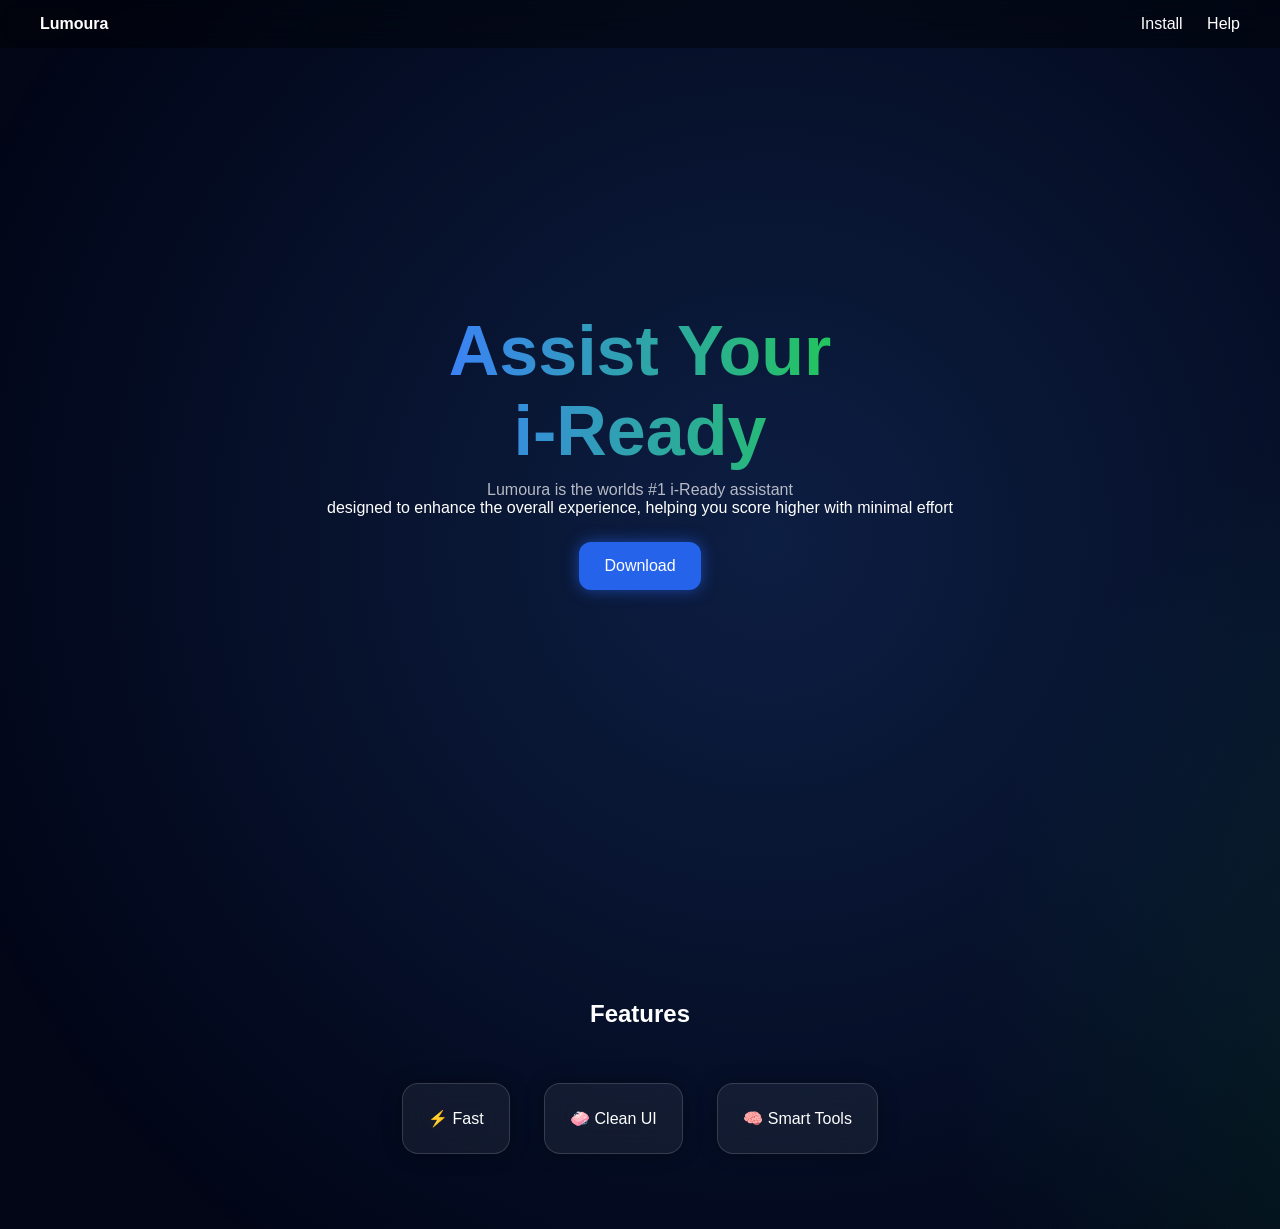
<file: index.html>
<!DOCTYPE html>
<html lang="en">
<head>
<meta charset="UTF-8">
<meta name="viewport" content="width=device-width, initial-scale=1.0">
<title>Lumoura | Home</title>
<link rel="stylesheet" href="style.css">
</head>

<script>
const observer = new IntersectionObserver(entries => {
  entries.forEach(entry => {
    if (entry.isIntersecting) {
      entry.target.classList.add("fade-in");
    }
  });
}, { threshold: 0.1 });

document.querySelectorAll(".card, .section").forEach(el => {
  observer.observe(el);
});
</script>
<body>

<div class="bg"></div>

<!-- NAV -->
<div class="nav">
  <div><b>Lumoura</b></div>
  <div>
    <a href="install.html">Install</a>
    <a href="help.html">Help</a>
  </div>
</div>

<!-- HERO -->
<div class="hero">
  <h1 class="title">Assist Your <p>i-Ready</p></h1>
  <p class="subtitle">Lumoura is the worlds #1 i-Ready assistant <p>designed to enhance the overall experience, helping you score higher with minimal effort</p></p>
  <a href="install" class="btn">Download</a>
</div>

<!-- FEATURES -->
<div class="section">
  <h2>Features</h2>

  <div class="card">⚡ Fast</div>
  <div class="card">🧼 Clean UI</div>
  <div class="card">🧠 Smart Tools</div>
</div>

</body>
</html>
</file>
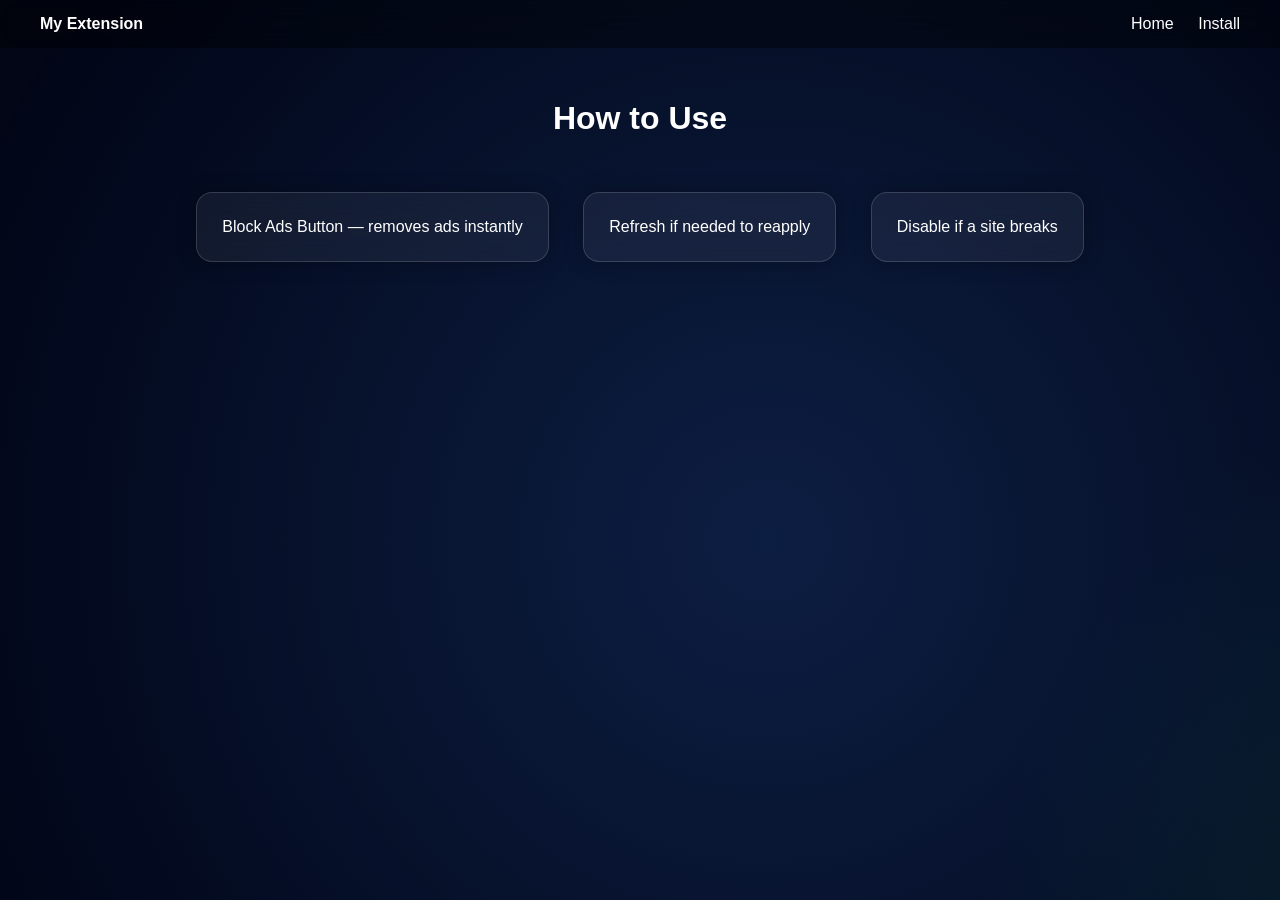
<file: help.html>
<!DOCTYPE html>
<html lang="en">
<head>
<meta charset="UTF-8">
<title>Lumoura | Help</title>
<link rel="stylesheet" href="style.css">
</head>

<script>
const observer = new IntersectionObserver(entries => {
  entries.forEach(entry => {
    if (entry.isIntersecting) {
      entry.target.classList.add("fade-in");
    }
  });
}, { threshold: 0.1 });

document.querySelectorAll(".card, .section").forEach(el => {
  observer.observe(el);
});
</script>

<body>

<div class="bg"></div>

<div class="nav">
  <div><b>My Extension</b></div>
  <div>
    <a href="index.html">Home</a>
    <a href="install.html">Install</a>
  </div>
</div>

<div class="section">
  <h1>How to Use</h1>

  <div class="card">
    Block Ads Button — removes ads instantly
  </div>

  <div class="card">
    Refresh if needed to reapply
  </div>

  <div class="card">
    Disable if a site breaks
  </div>

</div>

</body>
</html>
</file>
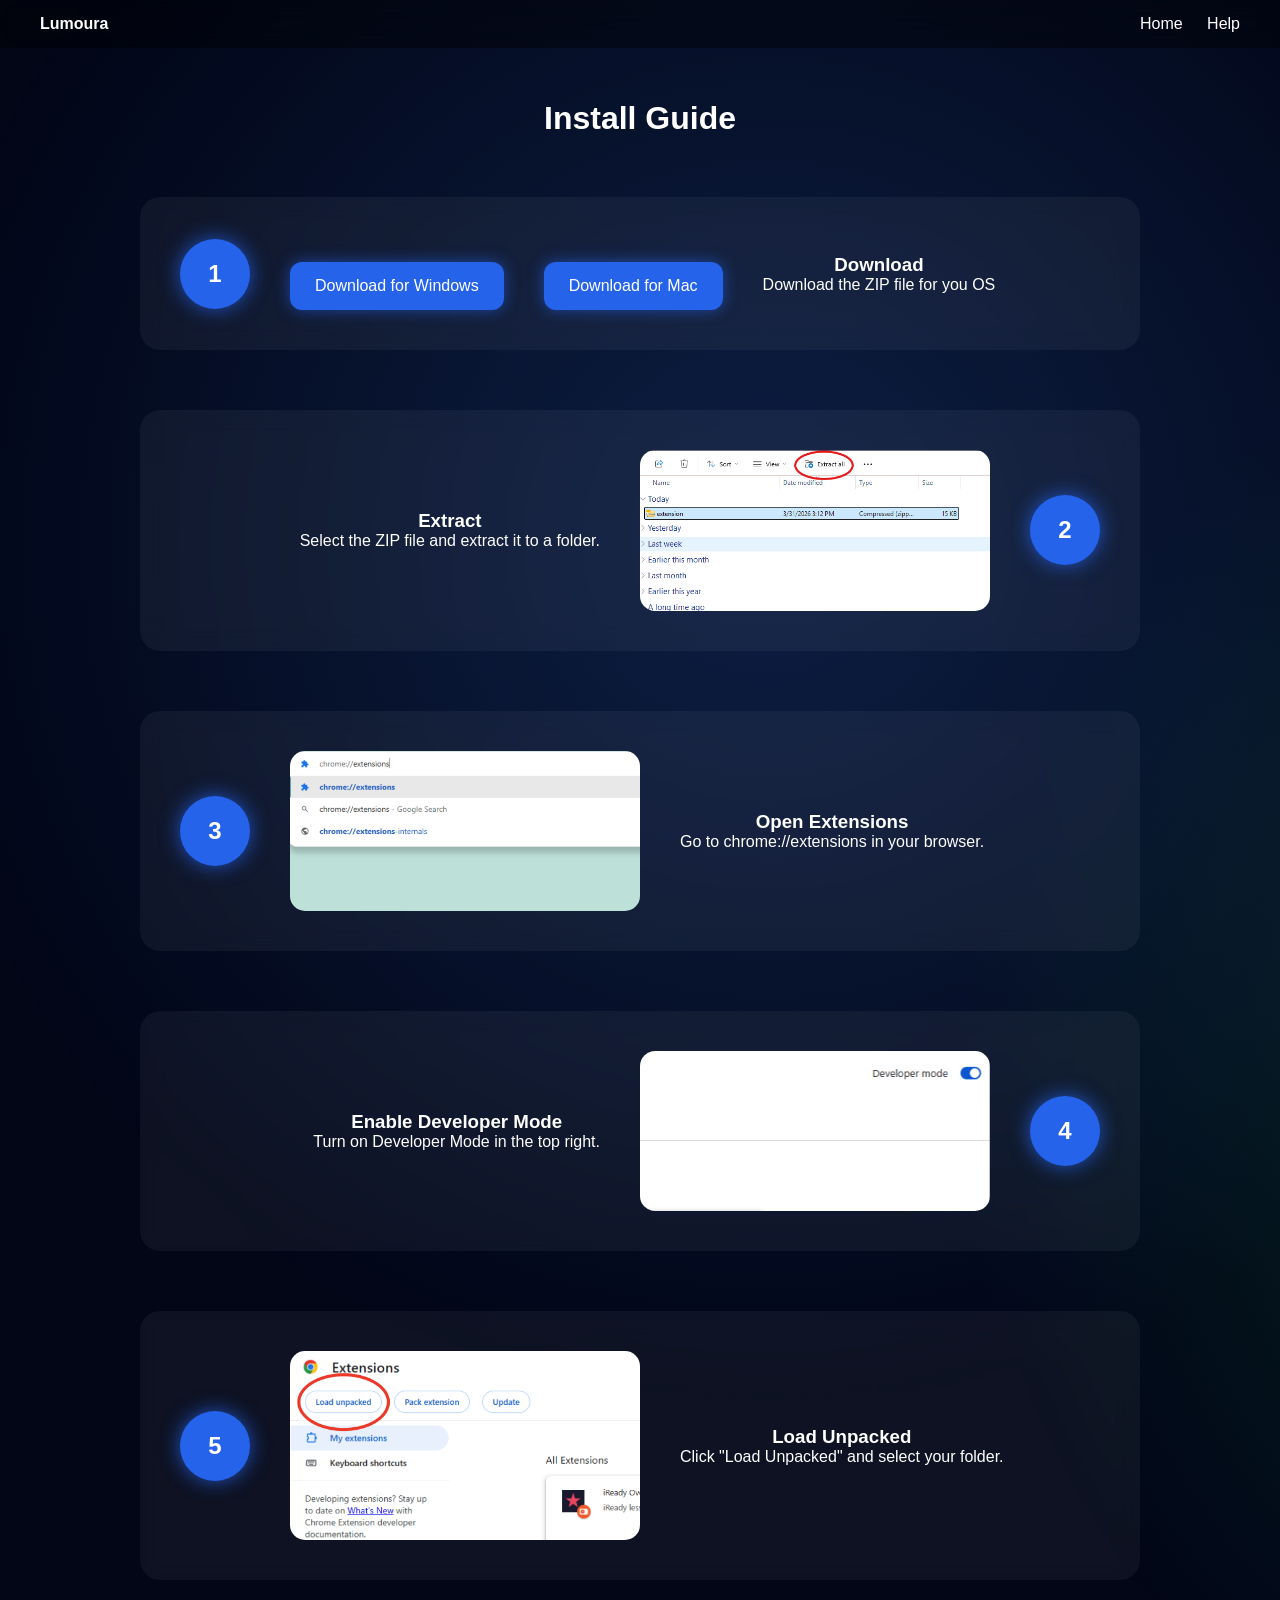
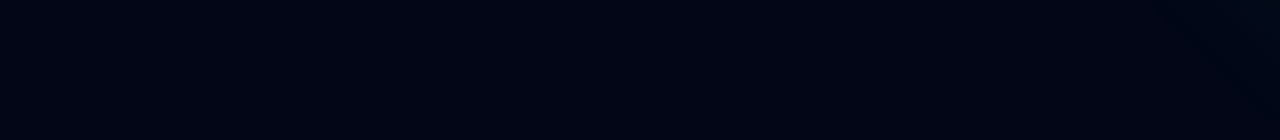
<file: install.html>
<!DOCTYPE html>
<html lang="en">
<head>
<meta charset="UTF-8">
<title>Lumoura | Install</title>
<link rel="stylesheet" href="style.css">
</head>

<script>
const observer = new IntersectionObserver(entries => {
  entries.forEach(entry => {
    if (entry.isIntersecting) {
      entry.target.classList.add("fade-in");
    }
  });
}, { threshold: 0.1 });

document.querySelectorAll(".card, .section").forEach(el => {
  observer.observe(el);
});
</script>
  
<body>

<div class="bg"></div>

<div class="nav">
  <div><b>Lumoura</b></div>
  <div>
    <a href="index.html">Home</a>
    <a href="help.html">Help</a>
  </div>
</div>

<div class="section">
  <h1>Install Guide</h1>

  <div class="step">
    <div class="step-number">1</div>
    <a href="extension.zip" downlaod class="btn">Download for Windows</a>
    <a href="extension.zip" downlaod class="btn">Download for Mac</a>
    <div>
      <h3>Download</h3>
      <p>Download the ZIP file for you OS</p>
    </div>
  </div>

  <div class="step reverse">
    <div class="step-number">2</div>
    <img src="step1.png">
    <div>
      <h3>Extract</h3>
      <p>Select the ZIP file and extract it to a folder.</p>
    </div>
  </div>

  <div class="step">
    <div class="step-number">3</div>
    <img src="step2.png">
    <div>
      <h3>Open Extensions</h3>
      <p>Go to chrome://extensions in your browser.</p>
    </div>
  </div>

  <div class="step reverse">
    <div class="step-number">4</div>
    <img src="step3.png">
    <div>
      <h3>Enable Developer Mode</h3>
      <p>Turn on Developer Mode in the top right.</p>
    </div>
  </div>

  <div class="step">
    <div class="step-number">5</div>
    <img src="step4.png">
    <div>
      <h3>Load Unpacked</h3>
      <p>Click "Load Unpacked" and select your folder.</p>
    </div>
  </div>
</div>

</body>
</html>
</file>
<file: style.css>
/* RESET */
* {
  margin: 0;
  padding: 0;
  box-sizing: border-box;
}

body {
  font-family: Arial, sans-serif;
  background: #020617;
  color: white;
  overflow-x: hidden;
}

/* ===== BACKGROUND GLOW ===== */
.bg {
  position: fixed;
  width: 200%;
  height: 200%;
  background: radial-gradient(circle at 30% 30%, rgba(59,130,246,0.2), transparent 40%),
              radial-gradient(circle at 70% 60%, rgba(34,197,94,0.2), transparent 40%);
  animation: move 15s infinite linear;
  z-index: -1;
}

@keyframes move {
  0% { transform: translate(0,0); }
  50% { transform: translate(-20%, -10%); }
  100% { transform: translate(0,0); }
}

/* ===== NAV ===== */
.nav {
  position: fixed;
  width: 100%;
  top: 0;
  padding: 15px 40px;
  display: flex;
  justify-content: space-between;
  background: rgba(0,0,0,0.4);
  backdrop-filter: blur(12px);
  z-index: 1000;
}

.nav a {
  margin-left: 20px;
  text-decoration: none;
  color: white;
  transition: 0.2s;
}

.nav a:hover {
  color: #60a5fa;
}

/* ===== HERO ===== */
.hero {
  height: 100vh;
  display: flex;
  justify-content: center;
  align-items: center;
  flex-direction: column;
  text-align: center;
}

.title {
  font-size: 70px;
  background: linear-gradient(90deg, #3b82f6, #22c55e);
  -webkit-background-clip: text;
  -webkit-text-fill-color: transparent;
}

.subtitle {
  opacity: 0.7;
  margin-top: 10px;
}

/* ===== BUTTONS ===== */
.btn {
  margin-top: 25px;
  padding: 15px 25px;
  border-radius: 12px;
  text-decoration: none;
  color: white;
  background: #2563eb;
  box-shadow: 0 0 15px rgba(37,99,235,0.6);
  transition: 0.3s;
}

.btn:hover {
  transform: scale(1.05);
  box-shadow: 0 0 25px rgba(37,99,235,1);
}

/* ===== SECTION ===== */
.section {
  padding: 100px 20px;
  text-align: center;
}

.card {
  display: inline-block;
  margin: 15px;
  padding: 25px;
  border-radius: 16px;

  background: rgba(255,255,255,0.06);
  border: 1px solid rgba(255,255,255,0.15);
  backdrop-filter: blur(14px);
  -webkit-backdrop-filter: blur(14px);

  box-shadow: 0 0 20px rgba(0,0,0,0.3);

  transition: 0.4s;
  transform: translateY(40px);
}

.card:hover {
  transform: translateY(-8px) scale(1.02);
  box-shadow: 0 0 25px rgba(59,130,246,0.5);
}

.fade-in {
  opacity: 1 !important;
  transform: translateY(0) !important;
  transition: all 0.8s ease;
}

.step {
  display: flex;
  align-items: center;
  gap: 40px;

  margin: 60px auto;
  max-width: 1000px;
  padding: 40px;
  border-radius: 20px;

  background: rgba(255,255,255,0.05);
  backdrop-filter: blur(12px);
  position: relative;
}

/* alternating */
.step.reverse {
  flex-direction: row-reverse;
  text-align: center;
}

/* glowing step numbers */
.step-number {
  min-width: 70px;
  height: 70px;
  font-size: 24px;
  display: flex;
  align-items: center;
  justify-content: center;
  border-radius: 50%;
  font-weight: bold;
  background: #2563eb;
  box-shadow: 0 0 20px rgba(37,99,235,0.8);
  z-index: 2;
  flex-shrink: 0;
}

/* larger images */
.step img {
  width: 350px;
  border-radius: 15px;
  flex-shrink: 0;
}

/* text container */
.step div:nth-child(3) {
  max-width: 400px;
}

/* mobile */
@media (max-width: 800px) {
  .step, .step.reverse {
    flex-direction: column;
    text-align: center;
  }

  .step img {
    width: 80%;
  }

  .step-number {
    margin-bottom: 20px;
  }

  .step:hover {
  transform: translateY(-8px) scale(1.02);
  box-shadow: 0 0 25px rgba(59,130,246,0.4);
}

.step img {
  width: 665px;
  height: 305px;
  object-fit: cover;
  border-radius: 15px;
  flex-shrink: 0;
}
</file>
